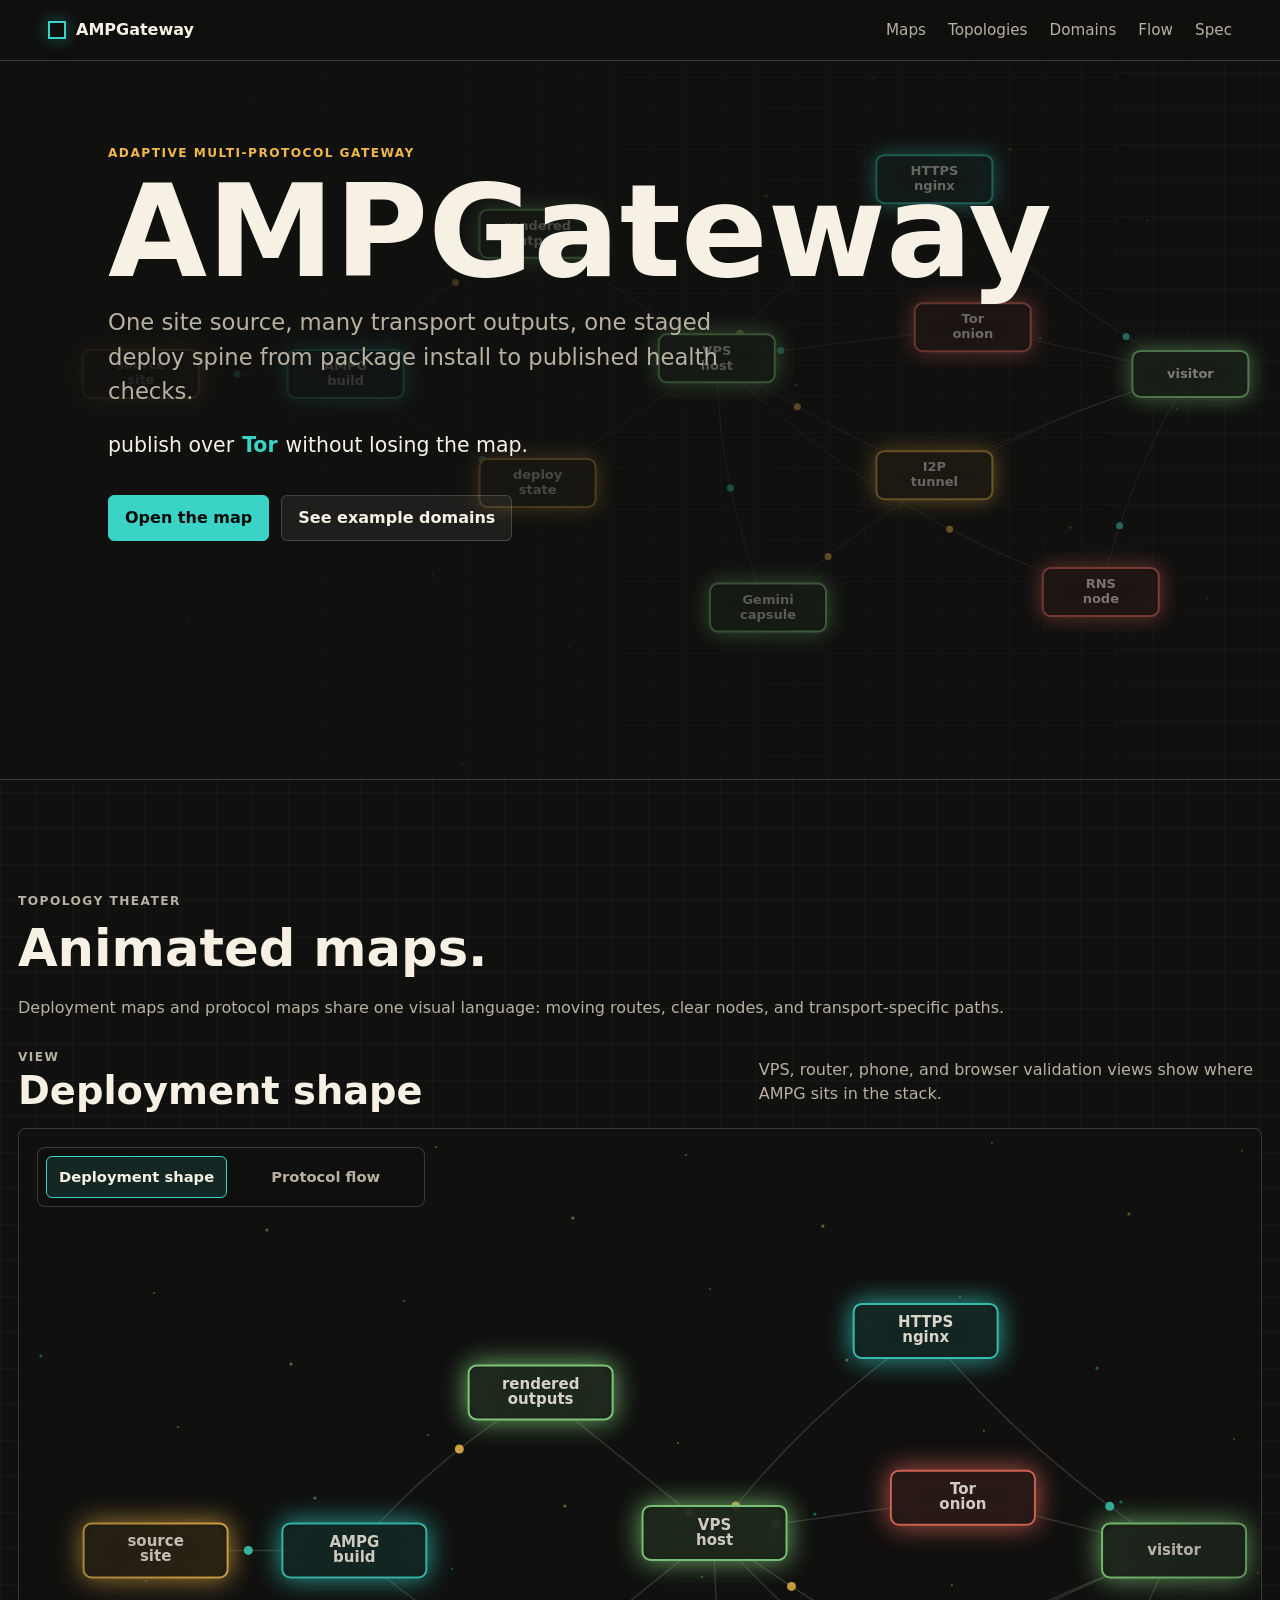
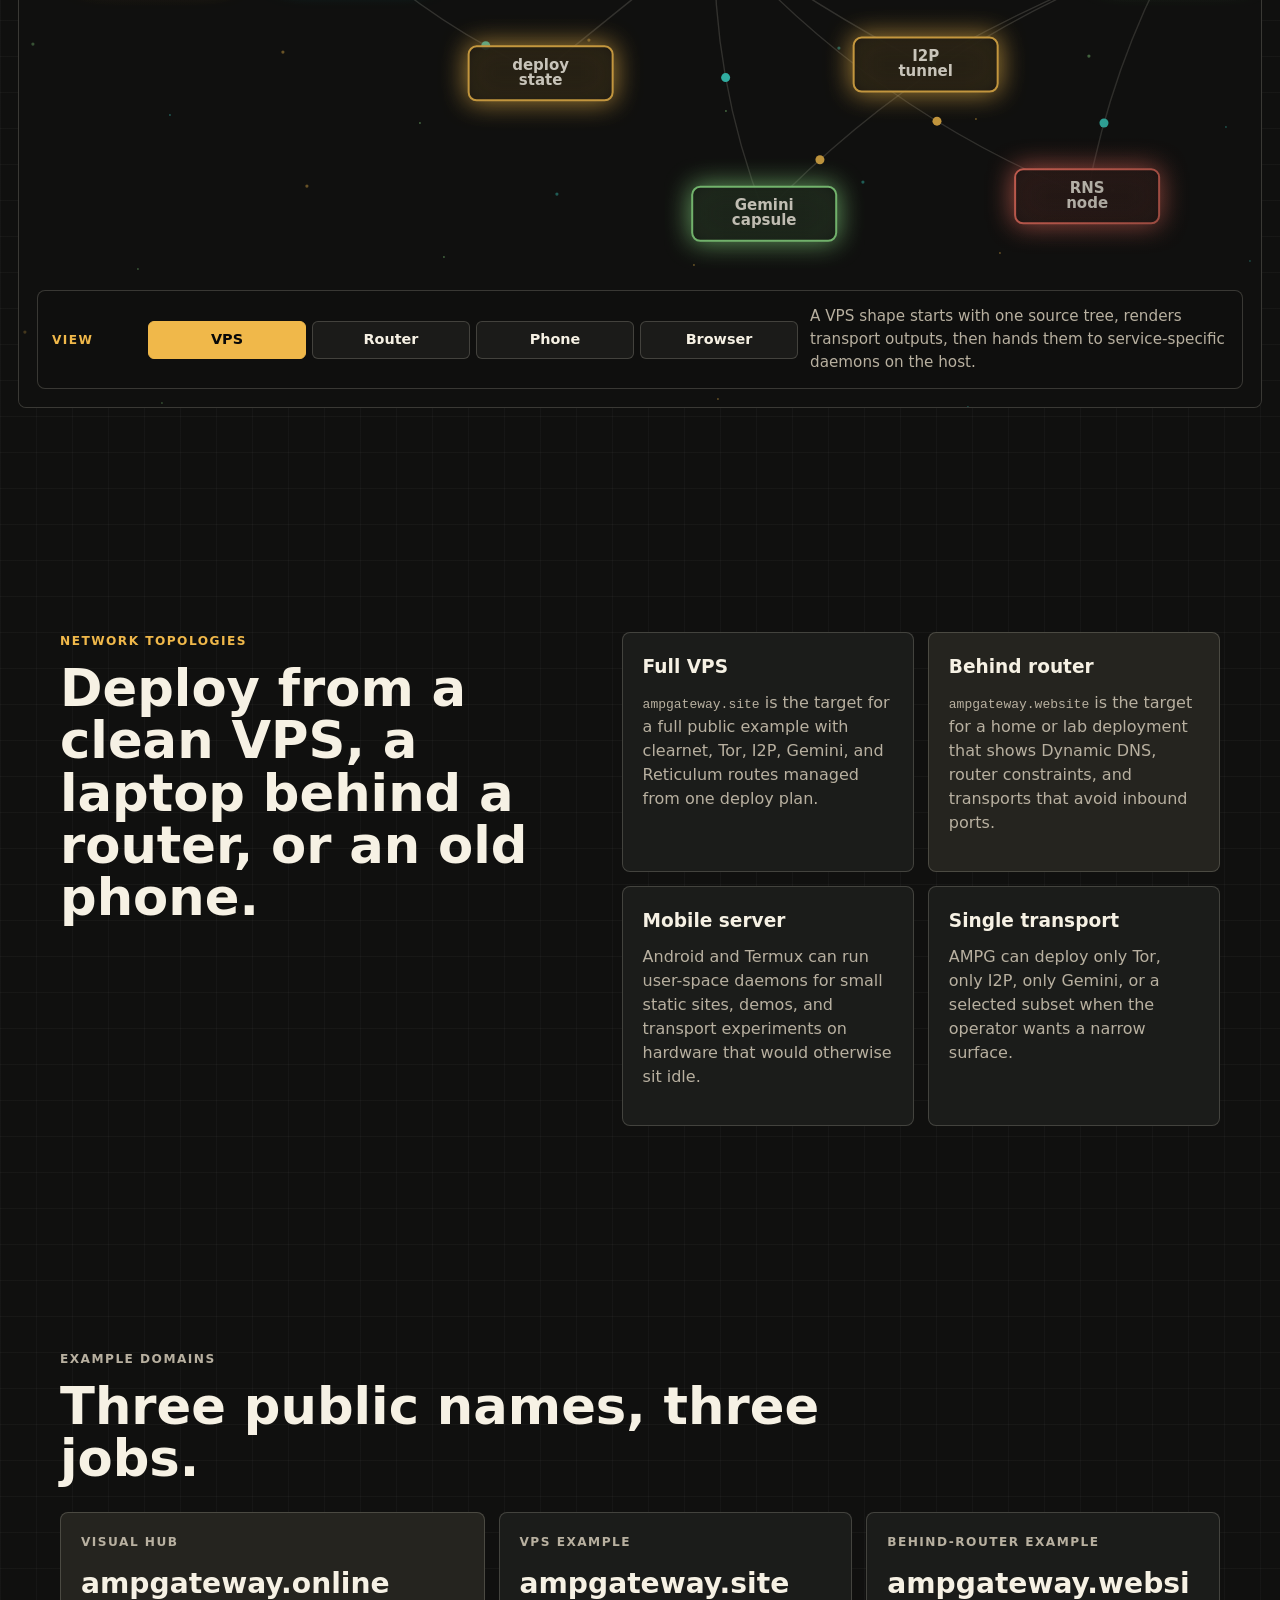
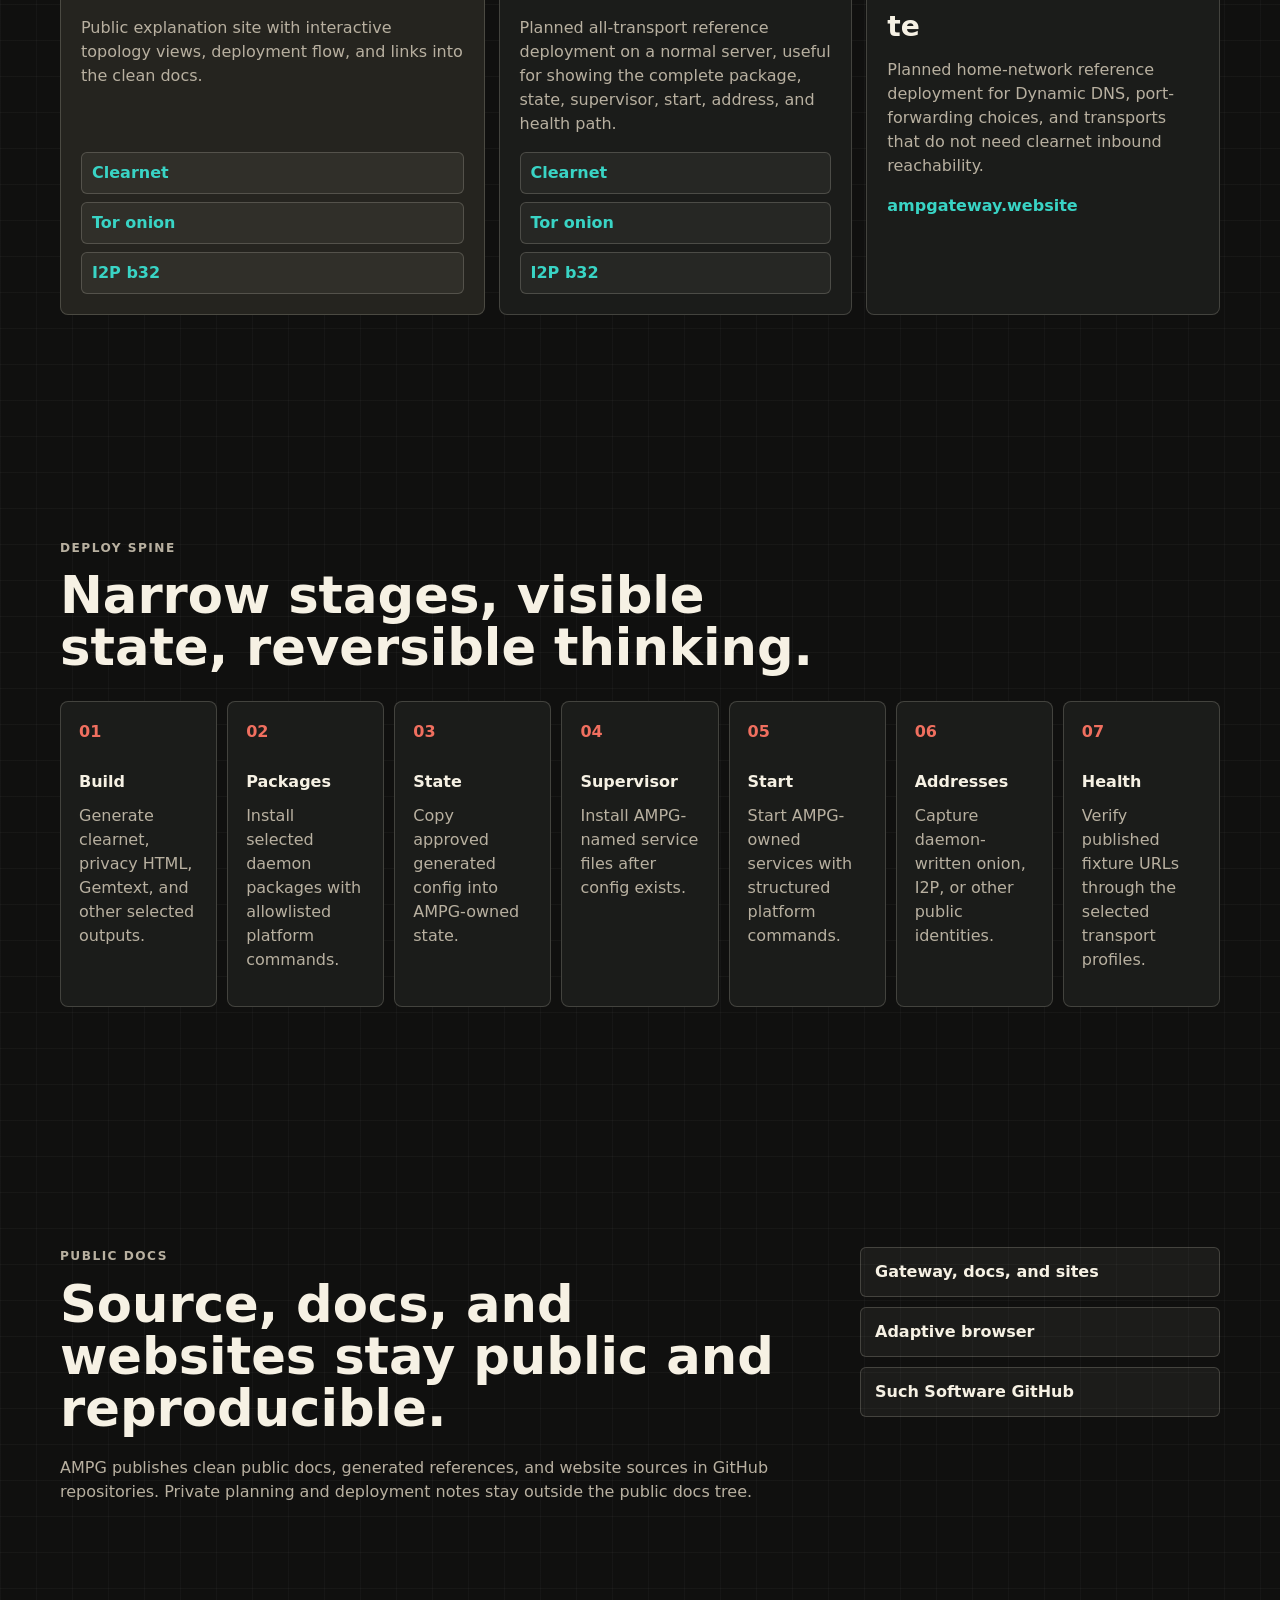
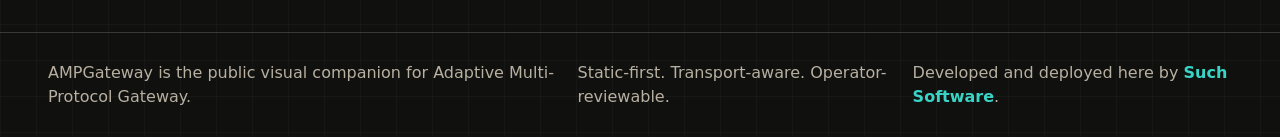
<file: sites/ampgateway-online/index.html>
<!doctype html>
<html lang="en">
  <head>
    <meta charset="utf-8">
    <meta name="viewport" content="width=device-width, initial-scale=1">
    <title>AMPGateway</title>
    <meta
      name="description"
      content="Visual guide for Adaptive Multi-Protocol Gateway deployments, transports, and example network topologies."
    >
    <link rel="icon" href="favicon.svg" type="image/svg+xml">
    <link rel="apple-touch-icon" href="apple-touch-icon.png">
    <link rel="stylesheet" href="styles.css">
    <script defer src="app.js"></script>
  </head>
  <body>
    <a class="skip-link" href="#content">Skip to content</a>
    <header class="site-header" aria-label="AMPGateway header">
      <a class="brand" href="#top" aria-label="AMPGateway home">
        <span class="brand-mark" aria-hidden="true"></span>
        <span>AMPGateway</span>
      </a>
      <nav class="top-nav" aria-label="Primary">
        <a href="#live-map">Maps</a>
        <a href="#topologies">Topologies</a>
        <a href="#domains">Domains</a>
        <a href="#flow">Flow</a>
        <a href="#docs">Spec</a>
      </nav>
    </header>

    <main id="content">
      <section id="top" class="hero" aria-labelledby="hero-title">
        <canvas id="topologyCanvas" aria-hidden="true"></canvas>
        <div class="hero-inner">
          <p class="eyebrow">Adaptive Multi-Protocol Gateway</p>
          <h1 id="hero-title">AMPGateway</h1>
          <p class="hero-copy">
            One site source, many transport outputs, one staged deploy spine from package
            install to published health checks.
          </p>
          <p class="signal-line">
            publish over
            <span id="signalWord" class="signal-word">clearnet</span>
            without losing the map.
          </p>
          <div class="hero-actions" aria-label="Primary sections">
            <a class="button primary" href="#live-map">Open the map</a>
            <a class="button secondary" href="#domains">See example domains</a>
          </div>
        </div>
      </section>

      <section id="live-map" class="section live-map-section" aria-labelledby="live-map-title">
        <div class="section-heading">
          <p class="eyebrow">Topology Theater</p>
          <h2 id="live-map-title">Animated maps.</h2>
          <p>
            Deployment maps and protocol maps share one visual language: moving routes,
            clear nodes, and transport-specific paths.
          </p>
        </div>
        <article class="map-stage" aria-labelledby="map-stage-title">
          <div class="map-stage-heading">
            <div>
              <p id="map-stage-eyebrow" class="eyebrow">View</p>
              <h3 id="map-stage-title">Deployment shape</h3>
            </div>
            <p id="map-stage-description">
              VPS, router, phone, and browser validation views show where AMPG sits in the stack.
            </p>
          </div>
          <div class="map-theater" aria-label="Interactive topology and protocol map">
            <canvas id="cleanTopologyCanvas" class="map-canvas active" aria-hidden="true"></canvas>
            <canvas id="protocolTopologyCanvas" class="map-canvas" aria-hidden="true"></canvas>
            <div class="map-tabs" role="tablist" aria-label="Map mode">
              <button
                id="deployment-map-tab"
                class="map-tab active"
                type="button"
                role="tab"
                aria-selected="true"
                aria-controls="deployment-map-controls"
                data-map-mode="deployment"
                data-map-title="Deployment shape"
                data-map-eyebrow="View"
                data-map-description="VPS, router, phone, and browser validation views show where AMPG sits in the stack."
              >
                Deployment shape
              </button>
              <button
                id="protocol-map-tab"
                class="map-tab"
                type="button"
                role="tab"
                aria-selected="false"
                aria-controls="protocol-map-controls"
                data-map-mode="protocol"
                data-map-title="Protocol flow"
                data-map-eyebrow="Transport"
                data-map-description="Transport maps show the real network shape: discovery, routing, service endpoints, and AMPG output."
              >
                Protocol flow
              </button>
            </div>
            <div class="map-theater-controls">
              <div
                id="deployment-map-controls"
                class="map-control-panel active"
                role="tabpanel"
                aria-labelledby="deployment-map-tab"
                data-map-controls="deployment"
              >
                <div class="mode-label">View</div>
                <div class="segmented" role="group" aria-label="Deployment topology selection">
                  <button class="mode-button active" type="button" data-clean-topology="vps">VPS</button>
                  <button class="mode-button" type="button" data-clean-topology="router">Router</button>
                  <button class="mode-button" type="button" data-clean-topology="phone">Phone</button>
                  <button class="mode-button" type="button" data-clean-topology="browser">Browser</button>
                </div>
                <p id="cleanTopologyCaption" class="topology-caption" aria-live="polite">
                  A VPS shape starts with one source tree, renders transport outputs, then hands them
                  to service-specific daemons on the host.
                </p>
              </div>
              <div
                id="protocol-map-controls"
                class="map-control-panel"
                role="tabpanel"
                aria-labelledby="protocol-map-tab"
                data-map-controls="protocol"
                hidden
              >
                <div class="mode-label">Transport</div>
                <div class="segmented protocol-segmented" role="group" aria-label="Protocol flow selection">
                  <button class="mode-button active" type="button" data-protocol-topology="clearnet">Clearnet</button>
                  <button class="mode-button" type="button" data-protocol-topology="tor">Tor</button>
                  <button class="mode-button" type="button" data-protocol-topology="i2p">I2P</button>
                  <button class="mode-button" type="button" data-protocol-topology="gemini">Gemini</button>
                  <button class="mode-button" type="button" data-protocol-topology="reticulum">Reticulum</button>
                  <button class="mode-button" type="button" data-protocol-topology="ipfs">IPFS</button>
                </div>
                <p id="protocolTopologyCaption" class="topology-caption" aria-live="polite">
                  Clearnet splits into a DNS discovery path and an HTTPS request path before the web
                  server reads AMPG output.
                </p>
              </div>
            </div>
          </div>
        </article>
      </section>

      <section id="topologies" class="section split" aria-labelledby="topologies-title">
        <div>
          <p class="eyebrow">Network topologies</p>
          <h2 id="topologies-title">Deploy from a clean VPS, a laptop behind a router, or an old phone.</h2>
        </div>
        <div class="topology-grid">
          <article>
            <h3>Full VPS</h3>
            <p>
              <code>ampgateway.site</code> is the target for a full public example with
              clearnet, Tor, I2P, Gemini, and Reticulum routes managed from one deploy plan.
            </p>
          </article>
          <article>
            <h3>Behind router</h3>
            <p>
              <code>ampgateway.website</code> is the target for a home or lab deployment
              that shows Dynamic DNS, router constraints, and transports that avoid
              inbound ports.
            </p>
          </article>
          <article>
            <h3>Mobile server</h3>
            <p>
              Android and Termux can run user-space daemons for small static sites,
              demos, and transport experiments on hardware that would otherwise sit idle.
            </p>
          </article>
          <article>
            <h3>Single transport</h3>
            <p>
              AMPG can deploy only Tor, only I2P, only Gemini, or a selected subset when
              the operator wants a narrow surface.
            </p>
          </article>
        </div>
      </section>

      <section id="domains" class="section domain-section" aria-labelledby="domains-title">
        <div class="section-heading">
          <p class="eyebrow">Example domains</p>
          <h2 id="domains-title">Three public names, three jobs.</h2>
        </div>
        <div class="domain-grid">
          <article class="domain-card featured">
            <p class="domain-label">Visual hub</p>
            <h3>ampgateway.online</h3>
            <p>
              Public explanation site with interactive topology views, deployment flow,
              and links into the clean docs.
            </p>
            <div class="transport-links" aria-label="ampgateway.online transport links">
              <a class="transport-link" href="https://ampgateway.online/">Clearnet</a>
              <a class="transport-link" href="http://bn5uppe4zrop2ljsmjtoxtc4bhzs42kj4c6zvme565gz6x6l32ico3id.onion/">Tor onion</a>
              <a class="transport-link" href="http://veyotzzzjal5acfkjsoeuzvt45s3hynr55rmrt6hotwcdlwmbfia.b32.i2p/">I2P b32</a>
            </div>
          </article>
          <article class="domain-card">
            <p class="domain-label">VPS example</p>
            <h3>ampgateway.site</h3>
            <p>
              Planned all-transport reference deployment on a normal server, useful for
              showing the complete package, state, supervisor, start, address, and health path.
            </p>
            <div class="transport-links" aria-label="ampgateway.site transport links">
              <a class="transport-link" href="https://ampgateway.site/">Clearnet</a>
              <a class="transport-link" href="http://fy2zosxp4oqqcacxcegvwshtmsiiyztnwoinbm46yoig4o3kveidotyd.onion/">Tor onion</a>
              <a class="transport-link" href="http://ipahplmdbdwa23wpslqfylghlbqdlmsh23cj64fsvbp3lftxozka.b32.i2p/">I2P b32</a>
            </div>
          </article>
          <article class="domain-card">
            <p class="domain-label">Behind-router example</p>
            <h3>ampgateway.website</h3>
            <p>
              Planned home-network reference deployment for Dynamic DNS, port-forwarding
              choices, and transports that do not need clearnet inbound reachability.
            </p>
            <a href="https://ampgateway.website">ampgateway.website</a>
          </article>
        </div>
      </section>

      <section id="flow" class="section flow-section" aria-labelledby="flow-title">
        <div class="section-heading">
          <p class="eyebrow">Deploy spine</p>
          <h2 id="flow-title">Narrow stages, visible state, reversible thinking.</h2>
        </div>
        <ol class="flow-list">
          <li><span>Build</span><p>Generate clearnet, privacy HTML, Gemtext, and other selected outputs.</p></li>
          <li><span>Packages</span><p>Install selected daemon packages with allowlisted platform commands.</p></li>
          <li><span>State</span><p>Copy approved generated config into AMPG-owned state.</p></li>
          <li><span>Supervisor</span><p>Install AMPG-named service files after config exists.</p></li>
          <li><span>Start</span><p>Start AMPG-owned services with structured platform commands.</p></li>
          <li><span>Addresses</span><p>Capture daemon-written onion, I2P, or other public identities.</p></li>
          <li><span>Health</span><p>Verify published fixture URLs through the selected transport profiles.</p></li>
        </ol>
      </section>

      <section id="docs" class="section docs-section" aria-labelledby="docs-title">
        <div>
          <p class="eyebrow">Public docs</p>
          <h2 id="docs-title">Source, docs, and websites stay public and reproducible.</h2>
          <p>
            AMPG publishes clean public docs, generated references, and website sources
            in GitHub repositories. Private planning and deployment notes stay outside
            the public docs tree.
          </p>
        </div>
        <div class="doc-links">
          <a href="https://github.com/Such-Software/adaptive-multi-protocol-gateway">Gateway, docs, and sites</a>
          <a href="https://github.com/Such-Software/adaptive-multi-protocol-browser">Adaptive browser</a>
          <a href="https://github.com/Such-Software">Such Software GitHub</a>
        </div>
      </section>
    </main>

    <footer class="site-footer">
      <p>AMPGateway is the public visual companion for Adaptive Multi-Protocol Gateway.</p>
      <p>Static-first. Transport-aware. Operator-reviewable.</p>
      <p>Developed and deployed here by <a href="https://such.software">Such Software</a>.</p>
    </footer>
  </body>
</html>
</file>
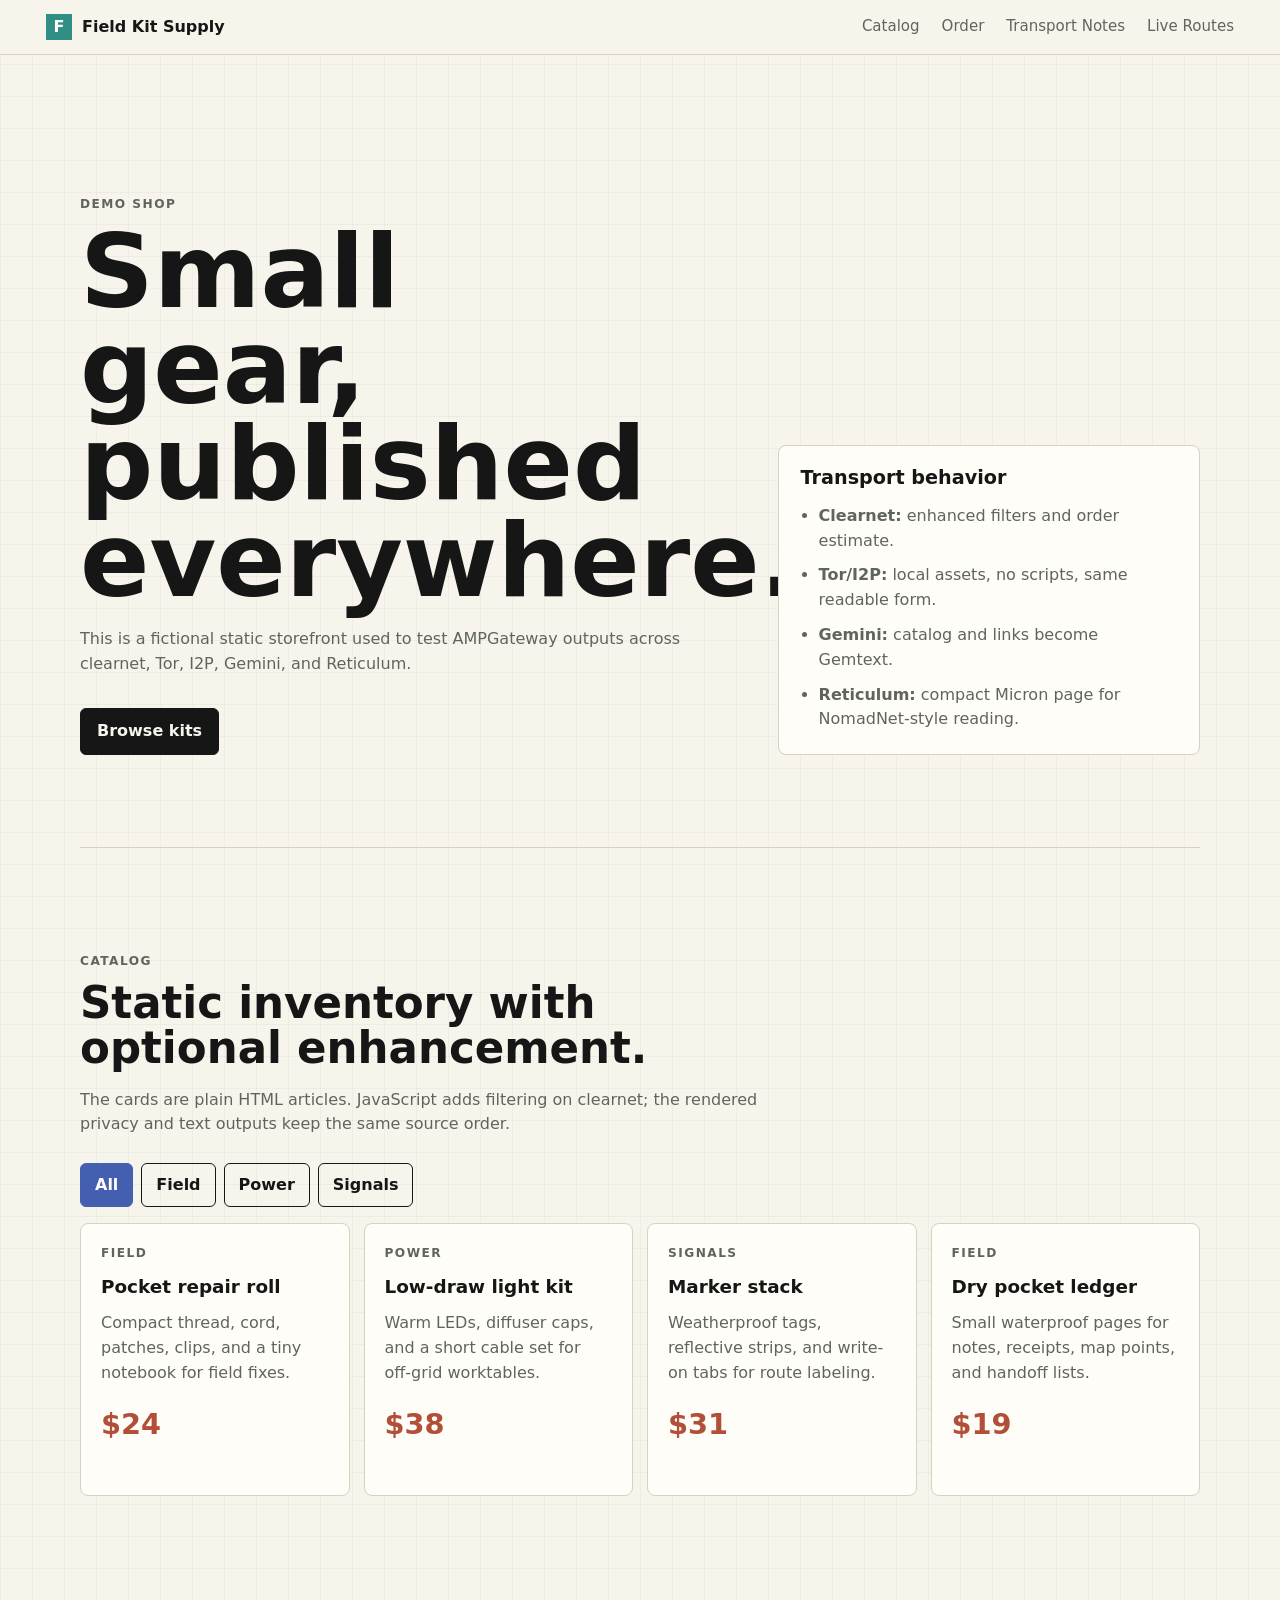
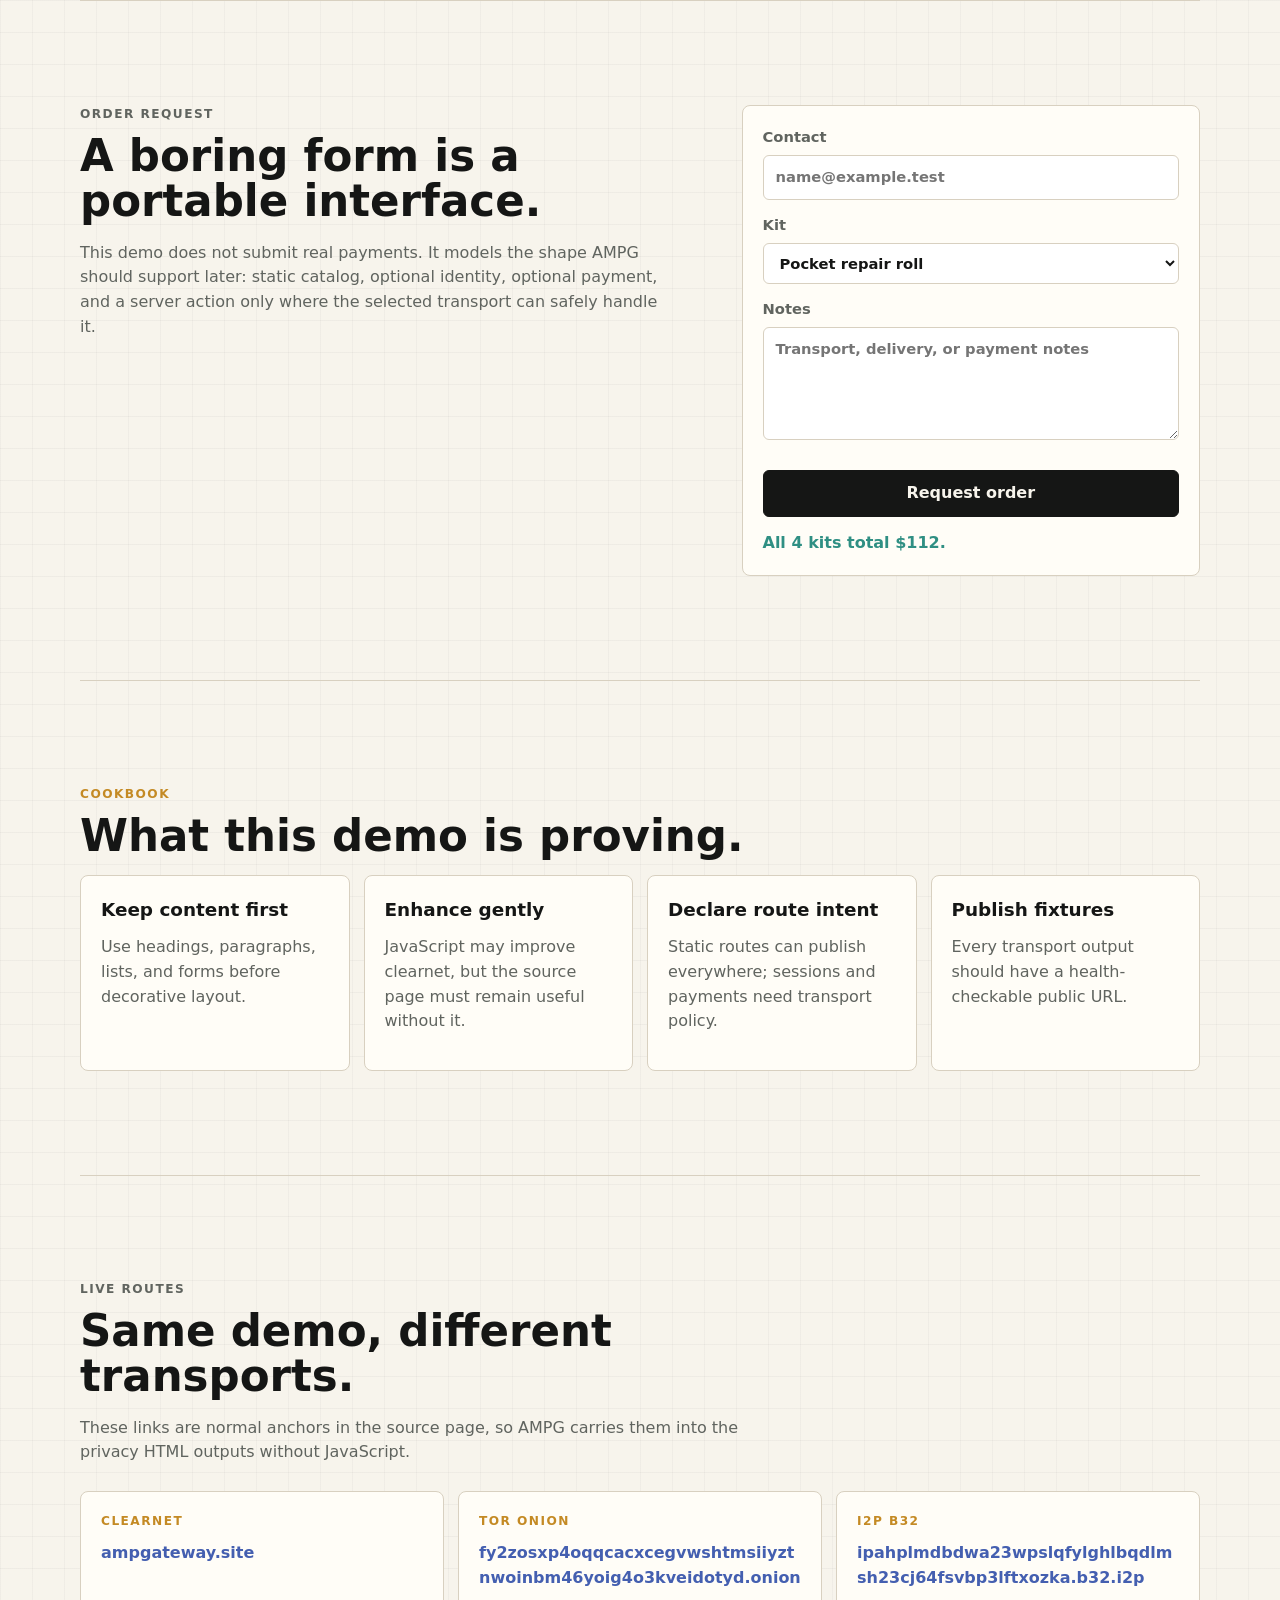
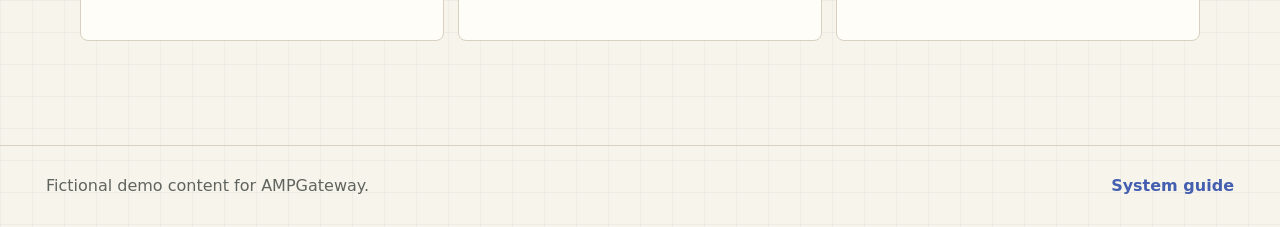
<file: sites/ampgateway-site/index.html>
<!doctype html>
<html lang="en">
  <head>
    <meta charset="utf-8">
    <meta name="viewport" content="width=device-width, initial-scale=1">
    <title>Field Kit Supply</title>
    <meta
      name="description"
      content="AMPGateway demo site showing a small catalog, contact form, and transport-aware static fallbacks."
    >
    <link rel="icon" href="favicon.svg" type="image/svg+xml">
    <link rel="apple-touch-icon" href="apple-touch-icon.png">
    <link rel="stylesheet" href="styles.css">
    <script defer src="app.js"></script>
  </head>
  <body>
    <a class="skip-link" href="#content">Skip to content</a>
    <header class="site-header">
      <a class="brand" href="#content" aria-label="Field Kit Supply home">
        <span class="brand-mark" aria-hidden="true">F</span>
        <span>Field Kit Supply</span>
      </a>
      <nav class="top-nav" aria-label="Primary">
        <a href="#catalog">Catalog</a>
        <a href="#order">Order</a>
        <a href="#transport-notes">Transport Notes</a>
        <a href="#live-routes">Live Routes</a>
      </nav>
    </header>

    <!--
      AMPG demo note:
      The page starts with ordinary h1 -> h2 -> h3 structure and useful paragraphs.
      Clearnet can enhance this with CSS and JavaScript, while Tor/I2P privacy HTML,
      Gemini Gemtext, and Reticulum Micron still get a readable catalog.
    -->
    <main id="content">
      <section class="hero" aria-labelledby="hero-title">
        <div>
          <p class="eyebrow">Demo shop</p>
          <h1 id="hero-title">Small gear, published everywhere.</h1>
          <p>
            This is a fictional static storefront used to test AMPGateway outputs across
            clearnet, Tor, I2P, Gemini, and Reticulum.
          </p>
          <a class="button" href="#catalog">Browse kits</a>
        </div>
        <aside class="status-board" aria-labelledby="status-title">
          <h2 id="status-title">Transport behavior</h2>
          <ul>
            <li><strong>Clearnet:</strong> enhanced filters and order estimate.</li>
            <li><strong>Tor/I2P:</strong> local assets, no scripts, same readable form.</li>
            <li><strong>Gemini:</strong> catalog and links become Gemtext.</li>
            <li><strong>Reticulum:</strong> compact Micron page for NomadNet-style reading.</li>
          </ul>
        </aside>
      </section>

      <section id="catalog" class="section" aria-labelledby="catalog-title">
        <div class="section-heading">
          <p class="eyebrow">Catalog</p>
          <h2 id="catalog-title">Static inventory with optional enhancement.</h2>
          <p>
            The cards are plain HTML articles. JavaScript adds filtering on clearnet; the
            rendered privacy and text outputs keep the same source order.
          </p>
        </div>

        <div class="filters" aria-label="Catalog filters">
          <button class="filter active" type="button" data-filter="all">All</button>
          <button class="filter" type="button" data-filter="field">Field</button>
          <button class="filter" type="button" data-filter="power">Power</button>
          <button class="filter" type="button" data-filter="signals">Signals</button>
        </div>

        <div class="catalog-grid">
          <article class="product" data-category="field" data-price="24">
            <p class="tag">Field</p>
            <h3>Pocket repair roll</h3>
            <p>Compact thread, cord, patches, clips, and a tiny notebook for field fixes.</p>
            <p class="price">$24</p>
          </article>
          <article class="product" data-category="power" data-price="38">
            <p class="tag">Power</p>
            <h3>Low-draw light kit</h3>
            <p>Warm LEDs, diffuser caps, and a short cable set for off-grid worktables.</p>
            <p class="price">$38</p>
          </article>
          <article class="product" data-category="signals" data-price="31">
            <p class="tag">Signals</p>
            <h3>Marker stack</h3>
            <p>Weatherproof tags, reflective strips, and write-on tabs for route labeling.</p>
            <p class="price">$31</p>
          </article>
          <article class="product" data-category="field" data-price="19">
            <p class="tag">Field</p>
            <h3>Dry pocket ledger</h3>
            <p>Small waterproof pages for notes, receipts, map points, and handoff lists.</p>
            <p class="price">$19</p>
          </article>
        </div>
      </section>

      <!--
        AMPG demo note:
        The form action is deliberately a normal HTTP path, not a JavaScript-only
        checkout. Future AMPG app adapters can map this route to sessions or payments,
        while static-only transports can still publish the request shape.
      -->
      <section id="order" class="section order-section" aria-labelledby="order-title">
        <div>
          <p class="eyebrow">Order request</p>
          <h2 id="order-title">A boring form is a portable interface.</h2>
          <p>
            This demo does not submit real payments. It models the shape AMPG should
            support later: static catalog, optional identity, optional payment, and a
            server action only where the selected transport can safely handle it.
          </p>
        </div>
        <form class="order-form" method="post" action="/orders/request">
          <label>
            Contact
            <input name="contact" type="text" autocomplete="email" placeholder="name@example.test">
          </label>
          <label>
            Kit
            <select name="kit">
              <option>Pocket repair roll</option>
              <option>Low-draw light kit</option>
              <option>Marker stack</option>
              <option>Dry pocket ledger</option>
            </select>
          </label>
          <label>
            Notes
            <textarea name="notes" rows="4" placeholder="Transport, delivery, or payment notes"></textarea>
          </label>
          <button type="submit">Request order</button>
          <p id="estimate" class="estimate" aria-live="polite">Select catalog items to estimate a bundle.</p>
        </form>
      </section>

      <section id="transport-notes" class="section notes-section" aria-labelledby="notes-title">
        <p class="eyebrow">Cookbook</p>
        <h2 id="notes-title">What this demo is proving.</h2>
        <div class="notes-grid">
          <article>
            <h3>Keep content first</h3>
            <p>Use headings, paragraphs, lists, and forms before decorative layout.</p>
          </article>
          <article>
            <h3>Enhance gently</h3>
            <p>JavaScript may improve clearnet, but the source page must remain useful without it.</p>
          </article>
          <article>
            <h3>Declare route intent</h3>
            <p>Static routes can publish everywhere; sessions and payments need transport policy.</p>
          </article>
          <article>
            <h3>Publish fixtures</h3>
            <p>Every transport output should have a health-checkable public URL.</p>
          </article>
        </div>
      </section>

      <section id="live-routes" class="section route-section" aria-labelledby="routes-title">
        <div class="section-heading">
          <p class="eyebrow">Live routes</p>
          <h2 id="routes-title">Same demo, different transports.</h2>
          <p>
            These links are normal anchors in the source page, so AMPG carries them into
            the privacy HTML outputs without JavaScript.
          </p>
        </div>
        <div class="route-grid">
          <a href="https://ampgateway.site/">
            <span>Clearnet</span>
            <strong>ampgateway.site</strong>
          </a>
          <a href="http://fy2zosxp4oqqcacxcegvwshtmsiiyztnwoinbm46yoig4o3kveidotyd.onion/">
            <span>Tor onion</span>
            <strong>fy2zosxp4oqqcacxcegvwshtmsiiyztnwoinbm46yoig4o3kveidotyd.onion</strong>
          </a>
          <a href="http://ipahplmdbdwa23wpslqfylghlbqdlmsh23cj64fsvbp3lftxozka.b32.i2p/">
            <span>I2P b32</span>
            <strong>ipahplmdbdwa23wpslqfylghlbqdlmsh23cj64fsvbp3lftxozka.b32.i2p</strong>
          </a>
        </div>
      </section>
    </main>

    <footer class="site-footer">
      <p>Fictional demo content for AMPGateway.</p>
      <a href="https://ampgateway.online">System guide</a>
    </footer>
  </body>
</html>
</file>
<file: sites/ampgateway-online/styles.css>
:root {
  color-scheme: dark;
  --bg: #10100f;
  --panel: #1b1c1a;
  --panel-strong: #25241f;
  --text: #f6f1e4;
  --muted: #b8b0a0;
  --line: rgba(246, 241, 228, 0.18);
  --teal: #39d4c5;
  --green: #8fe388;
  --amber: #f0b84a;
  --coral: #f06f5f;
  --ink: #080808;
  --max: 1160px;
}

* {
  box-sizing: border-box;
}

html {
  scroll-behavior: smooth;
}

body {
  margin: 0;
  background:
    linear-gradient(rgba(246, 241, 228, 0.035) 1px, transparent 1px),
    linear-gradient(90deg, rgba(246, 241, 228, 0.03) 1px, transparent 1px),
    var(--bg);
  background-size: 36px 36px;
  color: var(--text);
  font-family:
    Inter, ui-sans-serif, system-ui, -apple-system, BlinkMacSystemFont, "Segoe UI",
    sans-serif;
  line-height: 1.5;
}

a {
  color: inherit;
}

.skip-link {
  position: fixed;
  top: 12px;
  left: 12px;
  z-index: 20;
  padding: 8px 10px;
  background: var(--text);
  color: var(--ink);
  transform: translateY(-140%);
}

.skip-link:focus {
  transform: translateY(0);
}

.site-header {
  position: fixed;
  top: 0;
  left: 0;
  right: 0;
  z-index: 10;
  display: flex;
  align-items: center;
  justify-content: space-between;
  gap: 24px;
  padding: 18px clamp(18px, 4vw, 48px);
  background: rgba(16, 16, 15, 0.78);
  border-bottom: 1px solid var(--line);
  backdrop-filter: blur(18px);
}

.brand,
.top-nav {
  display: flex;
  align-items: center;
}

.brand {
  gap: 10px;
  font-weight: 800;
  text-decoration: none;
}

.brand-mark {
  width: 18px;
  height: 18px;
  border: 2px solid var(--teal);
  box-shadow: inset 0 0 0 4px var(--bg), 0 0 18px rgba(57, 212, 197, 0.4);
}

.top-nav {
  gap: clamp(10px, 2vw, 22px);
  color: var(--muted);
  font-size: 0.95rem;
}

.top-nav a {
  text-decoration: none;
}

.top-nav a:hover,
.top-nav a:focus-visible {
  color: var(--text);
}

.hero {
  position: relative;
  min-height: min(780px, 88vh);
  overflow: hidden;
  border-bottom: 1px solid var(--line);
}

#topologyCanvas,
#cleanTopologyCanvas,
#protocolTopologyCanvas,
.map-canvas {
  position: absolute;
  inset: 0;
  width: 100%;
  height: 100%;
}

#topologyCanvas {
  opacity: 0.64;
}

.map-canvas {
  opacity: 0;
  transition: opacity 260ms ease;
}

.map-canvas.active {
  opacity: 1;
}

.hero::after {
  content: "";
  position: absolute;
  inset: 0;
  pointer-events: none;
  background: linear-gradient(90deg, rgba(16, 16, 15, 0.94), rgba(16, 16, 15, 0.58) 48%, rgba(16, 16, 15, 0.2));
}

.hero-inner {
  position: relative;
  z-index: 1;
  max-width: var(--max);
  margin: 0 auto;
  padding: clamp(118px, 16vh, 168px) clamp(18px, 4vw, 48px) 130px;
}

.eyebrow,
.domain-label,
.mode-label {
  margin: 0 0 12px;
  color: var(--amber);
  font-size: 0.76rem;
  font-weight: 800;
  letter-spacing: 0.12em;
  text-transform: uppercase;
}

h1,
h2,
h3,
p {
  margin-top: 0;
}

h1 {
  max-width: 760px;
  margin-bottom: 16px;
  font-size: clamp(3.8rem, 10vw, 8.5rem);
  line-height: 0.9;
  letter-spacing: 0;
}

h2 {
  max-width: 780px;
  margin-bottom: 22px;
  font-size: clamp(2rem, 4vw, 4.25rem);
  line-height: 1.02;
  letter-spacing: 0;
}

h3 {
  margin-bottom: 10px;
  font-size: 1.16rem;
  letter-spacing: 0;
}

.hero-copy {
  max-width: 680px;
  color: var(--muted);
  font-size: clamp(1.08rem, 2vw, 1.42rem);
}

.signal-line {
  display: flex;
  flex-wrap: wrap;
  gap: 8px;
  align-items: baseline;
  max-width: 680px;
  color: var(--text);
  font-size: clamp(1rem, 1.8vw, 1.28rem);
}

.signal-word {
  color: var(--teal);
  font-weight: 800;
}

.signal-word.swap {
  animation: text-scan 420ms ease both;
}

@keyframes text-scan {
  from {
    opacity: 0;
    transform: translateY(8px);
  }
  to {
    opacity: 1;
    transform: translateY(0);
  }
}

.hero-actions {
  display: flex;
  flex-wrap: wrap;
  gap: 12px;
  margin-top: 34px;
}

.button {
  display: inline-flex;
  align-items: center;
  min-height: 44px;
  padding: 10px 16px;
  border: 1px solid var(--line);
  border-radius: 6px;
  font-weight: 800;
  text-decoration: none;
}

.button.primary {
  background: var(--teal);
  color: var(--ink);
  border-color: var(--teal);
}

.button.secondary {
  background: rgba(246, 241, 228, 0.06);
}

.segmented {
  display: grid;
  grid-template-columns: repeat(4, minmax(0, 1fr));
  gap: 6px;
}

.mode-button {
  min-height: 38px;
  border: 1px solid var(--line);
  border-radius: 6px;
  background: rgba(246, 241, 228, 0.05);
  color: var(--text);
  font: inherit;
  font-size: 0.9rem;
  font-weight: 800;
  cursor: pointer;
}

.mode-button.active,
.mode-button:focus-visible {
  background: var(--amber);
  color: var(--ink);
  border-color: var(--amber);
}

.topology-caption {
  min-height: 48px;
  margin: 14px 0 0;
  color: var(--muted);
  font-size: 0.95rem;
}

.section {
  width: min(var(--max), calc(100% - 36px));
  margin: 0 auto;
  padding: clamp(64px, 10vw, 112px) 0;
  scroll-margin-top: 82px;
}

.split {
  display: grid;
  grid-template-columns: minmax(0, 0.9fr) minmax(0, 1.1fr);
  gap: clamp(28px, 6vw, 72px);
  align-items: start;
}

.topology-grid,
.domain-grid {
  display: grid;
  grid-template-columns: repeat(2, minmax(0, 1fr));
  gap: 14px;
}

.topology-grid article,
.domain-card {
  min-height: 190px;
  padding: 20px;
  border: 1px solid var(--line);
  border-radius: 8px;
  background: var(--panel);
}

.topology-grid article:nth-child(2),
.domain-card.featured {
  background: var(--panel-strong);
}

.topology-grid p,
.domain-card p,
.docs-section p,
.flow-list p,
.section-heading p {
  color: var(--muted);
}

.section-heading {
  margin-bottom: 28px;
}

.live-map-section {
  width: min(1520px, calc(100% - 36px));
}

.map-stage {
  display: grid;
  gap: 18px;
}

.map-stage-heading {
  display: grid;
  grid-template-columns: minmax(0, 0.58fr) minmax(260px, 0.42fr);
  gap: clamp(18px, 4vw, 46px);
  align-items: end;
}

.map-stage-heading h3 {
  margin-bottom: 0;
  font-size: clamp(1.65rem, 3vw, 3.25rem);
  line-height: 1.02;
}

.map-stage-heading p {
  margin-bottom: 4px;
  color: var(--muted);
}

.map-theater {
  position: relative;
  min-height: clamp(640px, 74vw, 880px);
  overflow: hidden;
  border: 1px solid var(--line);
  border-radius: 8px;
  background: #10100f;
}

.map-theater::after {
  content: "";
  position: absolute;
  inset: 0;
  pointer-events: none;
  background:
    linear-gradient(rgba(16, 16, 15, 0.08), rgba(16, 16, 15, 0.28)),
    radial-gradient(circle at 50% 50%, transparent 0 56%, rgba(16, 16, 15, 0.42) 100%);
}

.map-tabs {
  position: absolute;
  top: 18px;
  left: 18px;
  z-index: 2;
  display: inline-grid;
  grid-template-columns: repeat(2, minmax(160px, 1fr));
  gap: 8px;
  padding: 8px;
  border: 1px solid var(--line);
  border-radius: 8px;
  background: rgba(16, 16, 15, 0.72);
  backdrop-filter: blur(18px);
}

.map-tab {
  min-height: 42px;
  padding: 8px 12px;
  border: 1px solid transparent;
  border-radius: 6px;
  background: transparent;
  color: var(--muted);
  font: inherit;
  font-size: 0.92rem;
  font-weight: 900;
  cursor: pointer;
}

.map-tab.active,
.map-tab:focus-visible {
  border-color: var(--teal);
  background: rgba(57, 212, 197, 0.12);
  color: var(--text);
}

.map-theater-controls {
  position: absolute;
  left: 18px;
  right: 18px;
  bottom: 18px;
  z-index: 2;
  padding: 14px;
  border: 1px solid var(--line);
  border-radius: 8px;
  background: rgba(16, 16, 15, 0.78);
  backdrop-filter: blur(18px);
}

.map-control-panel {
  display: grid;
  grid-template-columns: 84px minmax(0, 650px) minmax(280px, 1fr);
  gap: 12px;
  align-items: center;
}

.map-control-panel[hidden] {
  display: none;
}

.map-control-panel .mode-label,
.map-control-panel .topology-caption {
  margin: 0;
}

.protocol-segmented {
  grid-template-columns: repeat(6, minmax(0, 1fr));
}

.domain-grid {
  grid-template-columns: 1.2fr 1fr 1fr;
}

.domain-card {
  display: flex;
  flex-direction: column;
}

.domain-card h3 {
  font-size: clamp(1.35rem, 2.2vw, 2rem);
  word-break: break-word;
}

.transport-links {
  display: grid;
  gap: 8px;
  margin-top: auto;
}

.domain-card a {
  color: var(--teal);
  font-weight: 800;
  text-decoration: none;
}

.transport-link {
  display: flex;
  align-items: center;
  min-height: 40px;
  padding: 8px 10px;
  border: 1px solid var(--line);
  border-radius: 6px;
  background: rgba(246, 241, 228, 0.05);
  word-break: break-word;
}

.domain-card a:hover,
.domain-card a:focus-visible {
  text-decoration: underline;
}

.flow-list {
  display: grid;
  grid-template-columns: repeat(7, minmax(0, 1fr));
  gap: 10px;
  padding: 0;
  list-style: none;
  counter-reset: flow;
}

.flow-list li {
  position: relative;
  min-height: 220px;
  padding: 18px;
  border: 1px solid var(--line);
  border-radius: 8px;
  background: var(--panel);
  counter-increment: flow;
}

.flow-list li::before {
  content: counter(flow, decimal-leading-zero);
  display: block;
  margin-bottom: 26px;
  color: var(--coral);
  font-weight: 900;
}

.flow-list span {
  display: block;
  margin-bottom: 10px;
  font-weight: 900;
}

.docs-section {
  display: grid;
  grid-template-columns: minmax(0, 1fr) 360px;
  gap: clamp(28px, 6vw, 72px);
  align-items: start;
}

.doc-links {
  display: grid;
  gap: 10px;
}

.doc-links a {
  display: flex;
  align-items: center;
  min-height: 48px;
  padding: 12px 14px;
  border: 1px solid var(--line);
  border-radius: 6px;
  background: rgba(246, 241, 228, 0.05);
  color: var(--text);
  font-weight: 800;
  text-decoration: none;
}

.doc-links a:hover,
.doc-links a:focus-visible {
  border-color: var(--teal);
}

.site-footer {
  display: flex;
  justify-content: space-between;
  gap: 20px;
  padding: 28px clamp(18px, 4vw, 48px);
  border-top: 1px solid var(--line);
  color: var(--muted);
}

.site-footer p {
  margin: 0;
}

.site-footer a {
  color: var(--teal);
  font-weight: 800;
  text-decoration: none;
}

.site-footer a:hover,
.site-footer a:focus-visible {
  text-decoration: underline;
}

@media (max-width: 960px) {
  .top-nav {
    display: none;
  }

  .hero {
    min-height: 780px;
  }

  .hero::after {
    background: linear-gradient(rgba(16, 16, 15, 0.94), rgba(16, 16, 15, 0.48));
  }

  .hero-inner {
    padding-bottom: 150px;
  }

  .split,
  .docs-section,
  .map-stage-heading {
    grid-template-columns: 1fr;
  }

  .domain-grid,
  .topology-grid {
    grid-template-columns: 1fr;
  }

  .map-control-panel {
    grid-template-columns: 1fr;
  }

  .map-theater {
    min-height: 740px;
  }

  .flow-list {
    grid-template-columns: repeat(2, minmax(0, 1fr));
  }
}

@media (max-width: 640px) {
  .site-header {
    padding: 14px 18px;
  }

  .section {
    padding: 48px 0;
  }

  .section-heading {
    margin-bottom: 20px;
  }

  .map-stage {
    gap: 14px;
  }

  h1 {
    font-size: clamp(2.75rem, 14vw, 3.45rem);
  }

  .hero-actions {
    display: grid;
  }

  .button,
  .mode-button {
    width: 100%;
    justify-content: center;
  }

  .segmented,
  .flow-list {
    grid-template-columns: 1fr;
  }

  .map-theater {
    min-height: 0;
    padding-top: 420px;
    overflow: visible;
  }

  #cleanTopologyCanvas,
  #protocolTopologyCanvas,
  .map-canvas {
    bottom: auto;
    height: 420px;
  }

  .map-theater::after {
    bottom: auto;
    height: 420px;
  }

  .map-tabs {
    left: 12px;
    right: 12px;
    grid-template-columns: repeat(2, minmax(0, 1fr));
  }

  .map-theater-controls {
    position: relative;
    left: auto;
    right: auto;
    bottom: auto;
    margin: 12px;
    padding: 12px;
  }

  .map-control-panel .segmented,
  .protocol-segmented {
    grid-template-columns: repeat(2, minmax(0, 1fr));
  }

  .map-control-panel .topology-caption {
    min-height: 0;
  }

  .flow-list li {
    min-height: 0;
  }

  .site-footer {
    display: grid;
  }
}

@media (prefers-reduced-motion: reduce) {
  *,
  *::before,
  *::after {
    animation-duration: 1ms !important;
    scroll-behavior: auto !important;
    transition-duration: 1ms !important;
  }
}
</file>
<file: sites/ampgateway-site/styles.css>
:root {
  color-scheme: light;
  --paper: #f7f4ec;
  --ink: #151615;
  --muted: #60645f;
  --line: #d8d0c0;
  --panel: #fffdf7;
  --field: #2f8f83;
  --power: #b24f38;
  --signal: #445fb0;
  --gold: #c48a24;
  --max: 1120px;
}

* {
  box-sizing: border-box;
}

html {
  scroll-behavior: smooth;
}

body {
  margin: 0;
  background:
    linear-gradient(rgba(21, 22, 21, 0.035) 1px, transparent 1px),
    linear-gradient(90deg, rgba(21, 22, 21, 0.03) 1px, transparent 1px),
    var(--paper);
  background-size: 32px 32px;
  color: var(--ink);
  font-family:
    ui-sans-serif, system-ui, -apple-system, BlinkMacSystemFont, "Segoe UI",
    sans-serif;
  line-height: 1.55;
}

a {
  color: inherit;
}

.skip-link {
  position: fixed;
  top: 12px;
  left: 12px;
  z-index: 20;
  padding: 8px 10px;
  background: var(--ink);
  color: var(--paper);
  transform: translateY(-140%);
}

.skip-link:focus {
  transform: translateY(0);
}

.site-header {
  position: sticky;
  top: 0;
  z-index: 10;
  display: flex;
  align-items: center;
  justify-content: space-between;
  gap: 20px;
  padding: 14px clamp(18px, 4vw, 46px);
  background: rgba(247, 244, 236, 0.9);
  border-bottom: 1px solid var(--line);
  backdrop-filter: blur(14px);
}

.brand,
.top-nav {
  display: flex;
  align-items: center;
}

.brand {
  gap: 10px;
  font-weight: 900;
  text-decoration: none;
}

.brand-mark {
  display: inline-grid;
  width: 26px;
  height: 26px;
  place-items: center;
  background: var(--field);
  color: white;
  font-weight: 900;
}

.top-nav {
  gap: clamp(10px, 2vw, 22px);
  color: var(--muted);
  font-size: 0.94rem;
}

.top-nav a {
  text-decoration: none;
}

.top-nav a:hover,
.top-nav a:focus-visible {
  color: var(--ink);
}

.hero,
.section {
  width: min(var(--max), calc(100% - 36px));
  margin: 0 auto;
}

.hero {
  display: grid;
  grid-template-columns: minmax(0, 1.2fr) minmax(320px, 0.8fr);
  gap: clamp(28px, 5vw, 64px);
  align-items: end;
  min-height: 74vh;
  padding: clamp(70px, 12vw, 140px) 0 clamp(52px, 8vw, 92px);
}

.eyebrow,
.tag {
  margin: 0 0 10px;
  color: var(--gold);
  font-size: 0.76rem;
  font-weight: 900;
  letter-spacing: 0.12em;
  text-transform: uppercase;
}

h1,
h2,
h3,
p {
  margin-top: 0;
}

h1 {
  max-width: 760px;
  margin-bottom: 18px;
  font-size: clamp(3.2rem, 8vw, 7rem);
  line-height: 0.94;
  letter-spacing: 0;
}

h2 {
  max-width: 720px;
  margin-bottom: 16px;
  font-size: clamp(1.8rem, 3.4vw, 3.8rem);
  line-height: 1.04;
  letter-spacing: 0;
}

h3 {
  margin-bottom: 10px;
  font-size: 1.15rem;
  letter-spacing: 0;
}

.hero p,
.section-heading p,
.order-section p,
.notes-grid p,
.status-board li,
.product p {
  color: var(--muted);
}

.button,
.order-form button,
.filter {
  display: inline-flex;
  align-items: center;
  justify-content: center;
  min-height: 44px;
  border: 1px solid var(--ink);
  border-radius: 6px;
  font: inherit;
  font-weight: 900;
  text-decoration: none;
}

.button,
.order-form button {
  margin-top: 16px;
  padding: 10px 16px;
  background: var(--ink);
  color: var(--paper);
}

.status-board,
.product,
.order-form,
.notes-grid article {
  border: 1px solid var(--line);
  border-radius: 8px;
  background: var(--panel);
}

.status-board {
  padding: 22px;
}

.status-board h2 {
  font-size: 1.2rem;
}

.status-board ul {
  display: grid;
  gap: 10px;
  margin: 0;
  padding-left: 18px;
}

.section {
  padding: clamp(58px, 9vw, 104px) 0;
  border-top: 1px solid var(--line);
}

.section-heading {
  max-width: 720px;
  margin-bottom: 26px;
}

.filters {
  display: flex;
  flex-wrap: wrap;
  gap: 8px;
  margin-bottom: 16px;
}

.filter {
  padding: 8px 14px;
  background: transparent;
  color: var(--ink);
  cursor: pointer;
}

.filter.active,
.filter:focus-visible {
  background: var(--signal);
  color: white;
  border-color: var(--signal);
}

.catalog-grid,
.notes-grid {
  display: grid;
  grid-template-columns: repeat(4, minmax(0, 1fr));
  gap: 14px;
}

.product,
.notes-grid article {
  padding: 20px;
}

.product {
  display: flex;
  min-height: 230px;
  flex-direction: column;
}

.product[hidden] {
  display: none;
}

.price {
  margin-top: auto;
  color: var(--power) !important;
  font-size: 1.8rem;
  font-weight: 900;
}

.order-section {
  display: grid;
  grid-template-columns: minmax(0, 0.9fr) minmax(320px, 0.7fr);
  gap: clamp(28px, 6vw, 72px);
  align-items: start;
}

.order-form {
  display: grid;
  gap: 14px;
  padding: 20px;
}

.order-form label {
  display: grid;
  gap: 6px;
  color: var(--muted);
  font-size: 0.92rem;
  font-weight: 800;
}

.order-form input,
.order-form select,
.order-form textarea {
  width: 100%;
  border: 1px solid var(--line);
  border-radius: 6px;
  background: white;
  color: var(--ink);
  font: inherit;
  padding: 10px 12px;
}

.estimate {
  min-height: 24px;
  margin: 0;
  color: var(--field) !important;
  font-weight: 800;
}

.route-grid {
  display: grid;
  grid-template-columns: repeat(3, minmax(0, 1fr));
  gap: 14px;
}

.route-grid a {
  display: grid;
  align-content: start;
  min-height: 150px;
  gap: 10px;
  padding: 20px;
  border: 1px solid var(--line);
  border-radius: 8px;
  background: var(--panel);
  text-decoration: none;
}

.route-grid a:hover,
.route-grid a:focus-visible {
  border-color: var(--signal);
}

.route-grid span {
  color: var(--gold);
  font-size: 0.76rem;
  font-weight: 900;
  letter-spacing: 0.12em;
  text-transform: uppercase;
}

.route-grid strong {
  color: var(--signal);
  font-size: 1rem;
  overflow-wrap: anywhere;
}

.site-footer {
  display: flex;
  justify-content: space-between;
  gap: 20px;
  padding: 28px clamp(18px, 4vw, 46px);
  border-top: 1px solid var(--line);
  color: var(--muted);
}

.site-footer p {
  margin: 0;
}

.site-footer a {
  color: var(--signal);
  font-weight: 900;
  text-decoration: none;
}

@media (max-width: 900px) {
  .top-nav {
    display: none;
  }

  .hero,
  .order-section {
    grid-template-columns: 1fr;
  }

  .catalog-grid,
  .notes-grid,
  .route-grid {
    grid-template-columns: repeat(2, minmax(0, 1fr));
  }
}

@media (max-width: 620px) {
  h1 {
    font-size: clamp(2.9rem, 17vw, 4.5rem);
  }

  .catalog-grid,
  .notes-grid,
  .route-grid {
    grid-template-columns: 1fr;
  }

  .button,
  .filter,
  .order-form button {
    width: 100%;
  }

  .site-footer {
    display: grid;
  }
}
</file>
